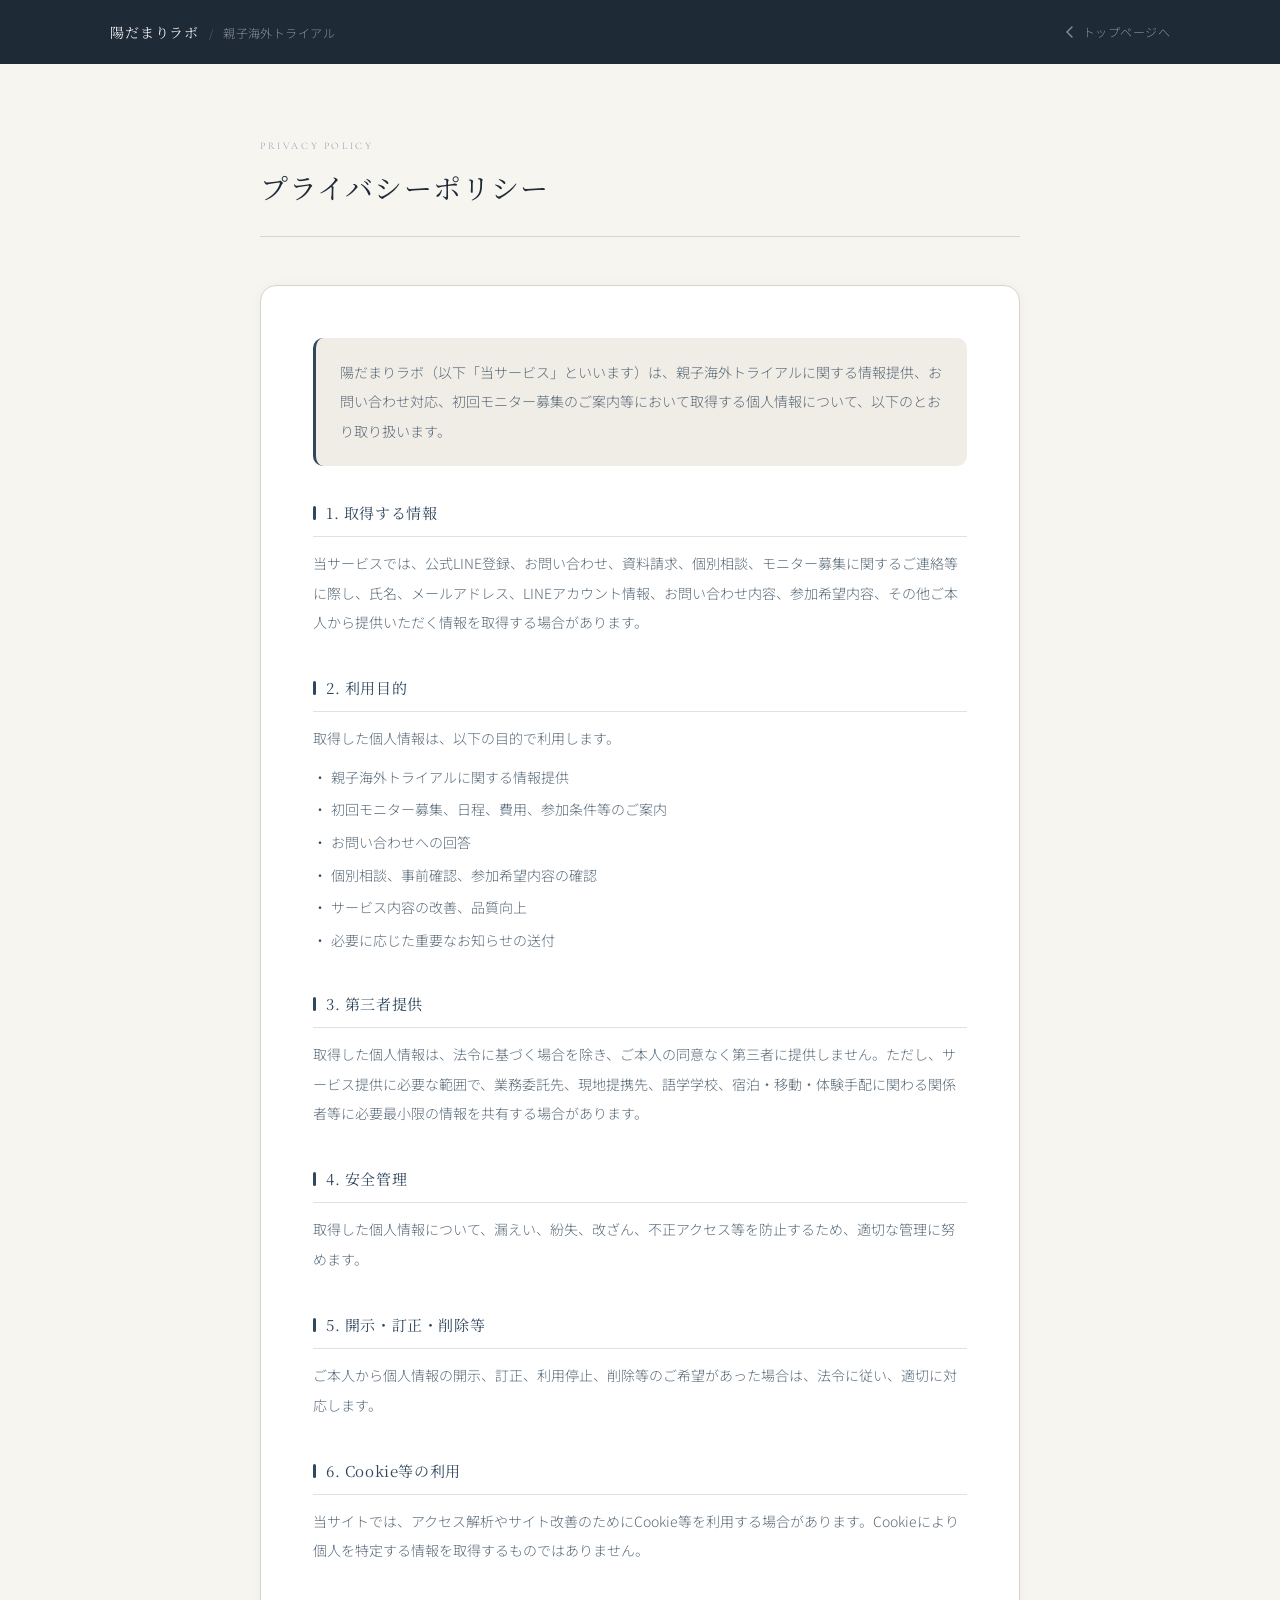
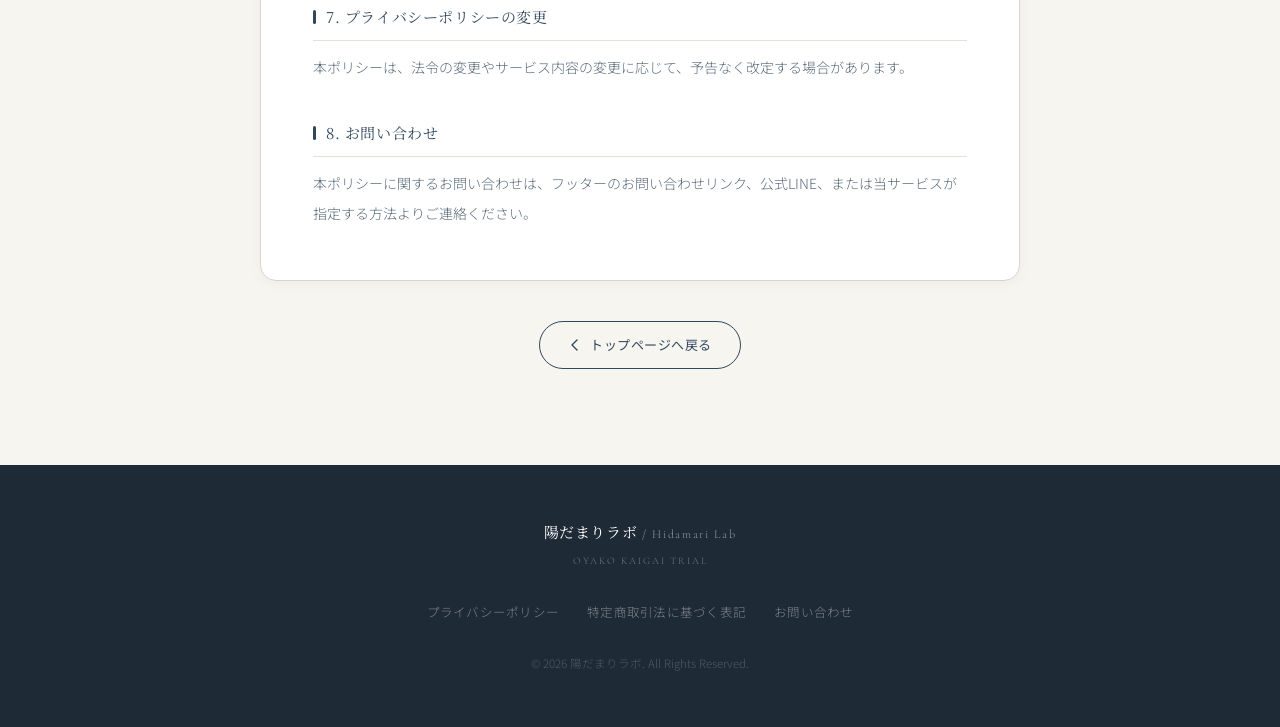
<file: v2/privacy.html>
<!DOCTYPE html>
<html lang="ja">
<head>
  <meta charset="UTF-8">
  <meta name="viewport" content="width=device-width, initial-scale=1.0">
  <title>プライバシーポリシー｜陽だまりラボ</title>
  <link rel="preconnect" href="https://fonts.googleapis.com">
  <link rel="preconnect" href="https://fonts.gstatic.com" crossorigin>
  <link href="https://fonts.googleapis.com/css2?family=Cormorant+Garamond:ital,wght@0,300;0,400;1,300;1,400&family=Noto+Sans+JP:wght@300;400;500&family=Noto+Serif+JP:wght@300;400;500&display=swap" rel="stylesheet">
  <style>
    :root {
      --c-bg:        #F7F5F0;
      --c-ivory:     #F0EDE6;
      --c-sand:      #E6E1D8;
      --c-charcoal:  #1F2A37;
      --c-forest:    #31475E;
      --c-forest-dk: #253749;
      --c-forest-lt: #EBF0F5;
      --c-text:      #2E3440;
      --c-sub:       #5A6B7A;
      --c-hint:      #8A9BA8;
      --c-border:    #D9D4CC;
      --c-white:     #FFFFFF;
      --ff-serif:    'Noto Serif JP','Yu Mincho','游明朝',Georgia,serif;
      --ff-sans:     'Noto Sans JP',sans-serif;
      --ff-en:       'Cormorant Garamond',Georgia,serif;
      --r-sm:        6px;
      --r-md:        10px;
      --r-lg:        16px;
      --sh-sm:       0 2px 14px rgba(0,0,0,0.042);
    }

    *, *::before, *::after { box-sizing: border-box; margin: 0; padding: 0; }
    html { scroll-behavior: smooth; }
    body {
      font-family: var(--ff-sans);
      font-weight: 300;
      color: var(--c-text);
      background: var(--c-bg);
      line-height: 2.0;
      -webkit-font-smoothing: antialiased;
      min-height: 100vh;
      display: flex;
      flex-direction: column;
    }
    a { color: inherit; text-decoration: none; }

    /* ── HEADER ── */
    .page-header {
      background: var(--c-charcoal);
      padding: 0 44px;
    }
    .page-header-inner {
      max-width: 1060px;
      margin: 0 auto;
      height: 64px;
      display: flex;
      align-items: center;
      justify-content: space-between;
      gap: 16px;
    }
    .header-brand {
      display: flex;
      align-items: baseline;
      gap: 10px;
    }
    .header-brand-jp {
      font-family: var(--ff-serif);
      font-size: 14px;
      font-weight: 400;
      color: rgba(255,255,255,0.9);
      letter-spacing: 0.06em;
    }
    .header-brand-sep {
      color: rgba(255,255,255,0.28);
      font-size: 11px;
    }
    .header-brand-sub {
      font-family: var(--ff-sans);
      font-size: 12px;
      font-weight: 300;
      color: rgba(255,255,255,0.48);
      letter-spacing: 0.04em;
    }
    .header-back {
      font-size: 12px;
      font-weight: 300;
      color: rgba(255,255,255,0.48);
      letter-spacing: 0.04em;
      display: flex;
      align-items: center;
      gap: 6px;
      transition: color 0.2s;
      white-space: nowrap;
    }
    .header-back:hover { color: rgba(255,255,255,0.82); }
    .header-back svg { flex-shrink: 0; }

    /* ── MAIN ── */
    main { flex: 1; padding: 72px 44px 96px; }
    .content-wrap {
      max-width: 760px;
      margin: 0 auto;
    }

    /* ── PAGE TITLE ── */
    .page-title-block {
      margin-bottom: 48px;
      padding-bottom: 28px;
      border-bottom: 1px solid var(--c-border);
    }
    .page-en-label {
      display: block;
      font-family: var(--ff-en);
      font-weight: 300;
      font-size: 10px;
      letter-spacing: 0.26em;
      text-transform: uppercase;
      color: var(--c-hint);
      margin-bottom: 10px;
    }
    .page-title {
      font-family: var(--ff-serif);
      font-size: clamp(22px, 4vw, 28px);
      font-weight: 400;
      color: var(--c-charcoal);
      letter-spacing: 0.04em;
      line-height: 1.5;
    }

    /* ── CARD ── */
    .policy-card {
      background: var(--c-white);
      border: 1px solid var(--c-border);
      border-radius: var(--r-lg);
      padding: clamp(28px, 6vw, 52px);
      box-shadow: var(--sh-sm);
    }

    /* ── SECTIONS ── */
    .policy-section {
      margin-bottom: 36px;
    }
    .policy-section:last-child { margin-bottom: 0; }

    .policy-section h2 {
      font-family: var(--ff-serif);
      font-size: 15px;
      font-weight: 400;
      color: var(--c-forest);
      letter-spacing: 0.04em;
      margin-bottom: 12px;
      padding-bottom: 8px;
      border-bottom: 1px solid var(--c-sand);
      display: flex;
      align-items: center;
      gap: 10px;
    }
    .policy-section h2::before {
      content: '';
      display: inline-block;
      width: 3px;
      height: 14px;
      background: var(--c-forest);
      border-radius: 2px;
      flex-shrink: 0;
    }

    .policy-intro {
      font-size: 14px;
      color: var(--c-sub);
      line-height: 2.1;
      margin-bottom: 32px;
      padding: 20px 24px;
      background: var(--c-ivory);
      border-radius: var(--r-md);
      border-left: 3px solid var(--c-forest);
    }

    .policy-section p {
      font-size: 14px;
      color: var(--c-sub);
      line-height: 2.1;
    }
    .policy-section ul {
      margin-top: 10px;
      padding-left: 0;
      list-style: none;
      display: flex;
      flex-direction: column;
      gap: 6px;
    }
    .policy-section ul li {
      font-size: 14px;
      color: var(--c-sub);
      line-height: 1.9;
      padding-left: 18px;
      position: relative;
    }
    .policy-section ul li::before {
      content: '・';
      position: absolute;
      left: 0;
      color: var(--c-forest);
    }

    /* ── BACK LINK ── */
    .back-link-wrap {
      margin-top: 40px;
      text-align: center;
    }
    .back-link {
      display: inline-flex;
      align-items: center;
      gap: 8px;
      font-size: 13px;
      font-weight: 400;
      color: var(--c-forest);
      border: 1px solid var(--c-forest);
      padding: 10px 28px;
      border-radius: 100px;
      letter-spacing: 0.04em;
      transition: background 0.2s, color 0.2s;
    }
    .back-link:hover {
      background: var(--c-forest);
      color: var(--c-white);
    }

    /* ── FOOTER ── */
    footer {
      background: var(--c-charcoal);
      color: #fff;
      padding: 52px 44px;
      text-align: center;
    }
    .footer-inner { max-width: 1060px; margin: 0 auto; }
    .footer-name {
      font-family: var(--ff-serif);
      font-size: 15px;
      font-weight: 400;
      letter-spacing: 0.04em;
    }
    .footer-en {
      font-family: var(--ff-en);
      font-size: 10px;
      letter-spacing: 0.2em;
      color: rgba(255,255,255,0.38);
      text-transform: uppercase;
      margin-top: 4px;
      margin-bottom: 28px;
    }
    .footer-links {
      display: flex;
      justify-content: center;
      gap: 28px;
      margin-bottom: 28px;
      flex-wrap: wrap;
    }
    .footer-links a {
      color: rgba(255,255,255,0.42);
      font-size: 12.5px;
      letter-spacing: 0.02em;
      transition: color 0.2s;
    }
    .footer-links a:hover { color: rgba(255,255,255,0.78); }
    .footer-copy { font-size: 11.5px; color: rgba(255,255,255,0.22); }

    /* ── RESPONSIVE ── */
    @media (max-width: 768px) {
      .page-header { padding: 0 20px; }
      main { padding: 48px 20px 72px; }
      footer { padding: 40px 20px; }
      .footer-links { gap: 18px; }
      .policy-card { padding: 24px 20px; }
    }
    @media (max-width: 480px) {
      .header-brand-sub { display: none; }
      .header-brand-sep { display: none; }
      .footer-links {
        flex-direction: column;
        gap: 12px;
        align-items: center;
      }
    }
  </style>
</head>
<body>

<!-- HEADER -->
<header class="page-header">
  <div class="page-header-inner">
    <div class="header-brand">
      <span class="header-brand-jp">陽だまりラボ</span>
      <span class="header-brand-sep">/</span>
      <span class="header-brand-sub">親子海外トライアル</span>
    </div>
    <a href="index.html" class="header-back">
      <svg width="14" height="14" viewBox="0 0 14 14" fill="none" aria-hidden="true">
        <path d="M9 2L4 7L9 12" stroke="currentColor" stroke-width="1.4" stroke-linecap="round" stroke-linejoin="round"/>
      </svg>
      トップページへ
    </a>
  </div>
</header>

<!-- MAIN -->
<main>
  <div class="content-wrap">

    <div class="page-title-block">
      <span class="page-en-label">Privacy Policy</span>
      <h1 class="page-title">プライバシーポリシー</h1>
    </div>

    <div class="policy-card">

      <p class="policy-intro">
        陽だまりラボ（以下「当サービス」といいます）は、親子海外トライアルに関する情報提供、お問い合わせ対応、初回モニター募集のご案内等において取得する個人情報について、以下のとおり取り扱います。
      </p>

      <div class="policy-section">
        <h2>1. 取得する情報</h2>
        <p>当サービスでは、公式LINE登録、お問い合わせ、資料請求、個別相談、モニター募集に関するご連絡等に際し、氏名、メールアドレス、LINEアカウント情報、お問い合わせ内容、参加希望内容、その他ご本人から提供いただく情報を取得する場合があります。</p>
      </div>

      <div class="policy-section">
        <h2>2. 利用目的</h2>
        <p>取得した個人情報は、以下の目的で利用します。</p>
        <ul>
          <li>親子海外トライアルに関する情報提供</li>
          <li>初回モニター募集、日程、費用、参加条件等のご案内</li>
          <li>お問い合わせへの回答</li>
          <li>個別相談、事前確認、参加希望内容の確認</li>
          <li>サービス内容の改善、品質向上</li>
          <li>必要に応じた重要なお知らせの送付</li>
        </ul>
      </div>

      <div class="policy-section">
        <h2>3. 第三者提供</h2>
        <p>取得した個人情報は、法令に基づく場合を除き、ご本人の同意なく第三者に提供しません。ただし、サービス提供に必要な範囲で、業務委託先、現地提携先、語学学校、宿泊・移動・体験手配に関わる関係者等に必要最小限の情報を共有する場合があります。</p>
      </div>

      <div class="policy-section">
        <h2>4. 安全管理</h2>
        <p>取得した個人情報について、漏えい、紛失、改ざん、不正アクセス等を防止するため、適切な管理に努めます。</p>
      </div>

      <div class="policy-section">
        <h2>5. 開示・訂正・削除等</h2>
        <p>ご本人から個人情報の開示、訂正、利用停止、削除等のご希望があった場合は、法令に従い、適切に対応します。</p>
      </div>

      <div class="policy-section">
        <h2>6. Cookie等の利用</h2>
        <p>当サイトでは、アクセス解析やサイト改善のためにCookie等を利用する場合があります。Cookieにより個人を特定する情報を取得するものではありません。</p>
      </div>

      <div class="policy-section">
        <h2>7. プライバシーポリシーの変更</h2>
        <p>本ポリシーは、法令の変更やサービス内容の変更に応じて、予告なく改定する場合があります。</p>
      </div>

      <div class="policy-section">
        <h2>8. お問い合わせ</h2>
        <p>本ポリシーに関するお問い合わせは、フッターのお問い合わせリンク、公式LINE、または当サービスが指定する方法よりご連絡ください。</p>
      </div>

    </div>

    <div class="back-link-wrap">
      <a href="index.html" class="back-link">
        <svg width="14" height="14" viewBox="0 0 14 14" fill="none" aria-hidden="true">
          <path d="M9 2L4 7L9 12" stroke="currentColor" stroke-width="1.4" stroke-linecap="round" stroke-linejoin="round"/>
        </svg>
        トップページへ戻る
      </a>
    </div>

  </div>
</main>

<!-- FOOTER -->
<footer>
  <div class="footer-inner">
    <p class="footer-name">陽だまりラボ <span style="font-family:var(--ff-en);font-weight:300;font-size:12px;letter-spacing:0.14em;opacity:0.55;">/ Hidamari Lab</span></p>
    <p class="footer-en">Oyako Kaigai Trial</p>
    <div class="footer-links">
      <a href="privacy.html">プライバシーポリシー</a>
      <a href="tokushoho.html">特定商取引法に基づく表記</a>
      <a href="#">お問い合わせ</a>
    </div>
    <p class="footer-copy">© 2026 陽だまりラボ. All Rights Reserved.</p>
  </div>
</footer>

</body>
</html>
</file>
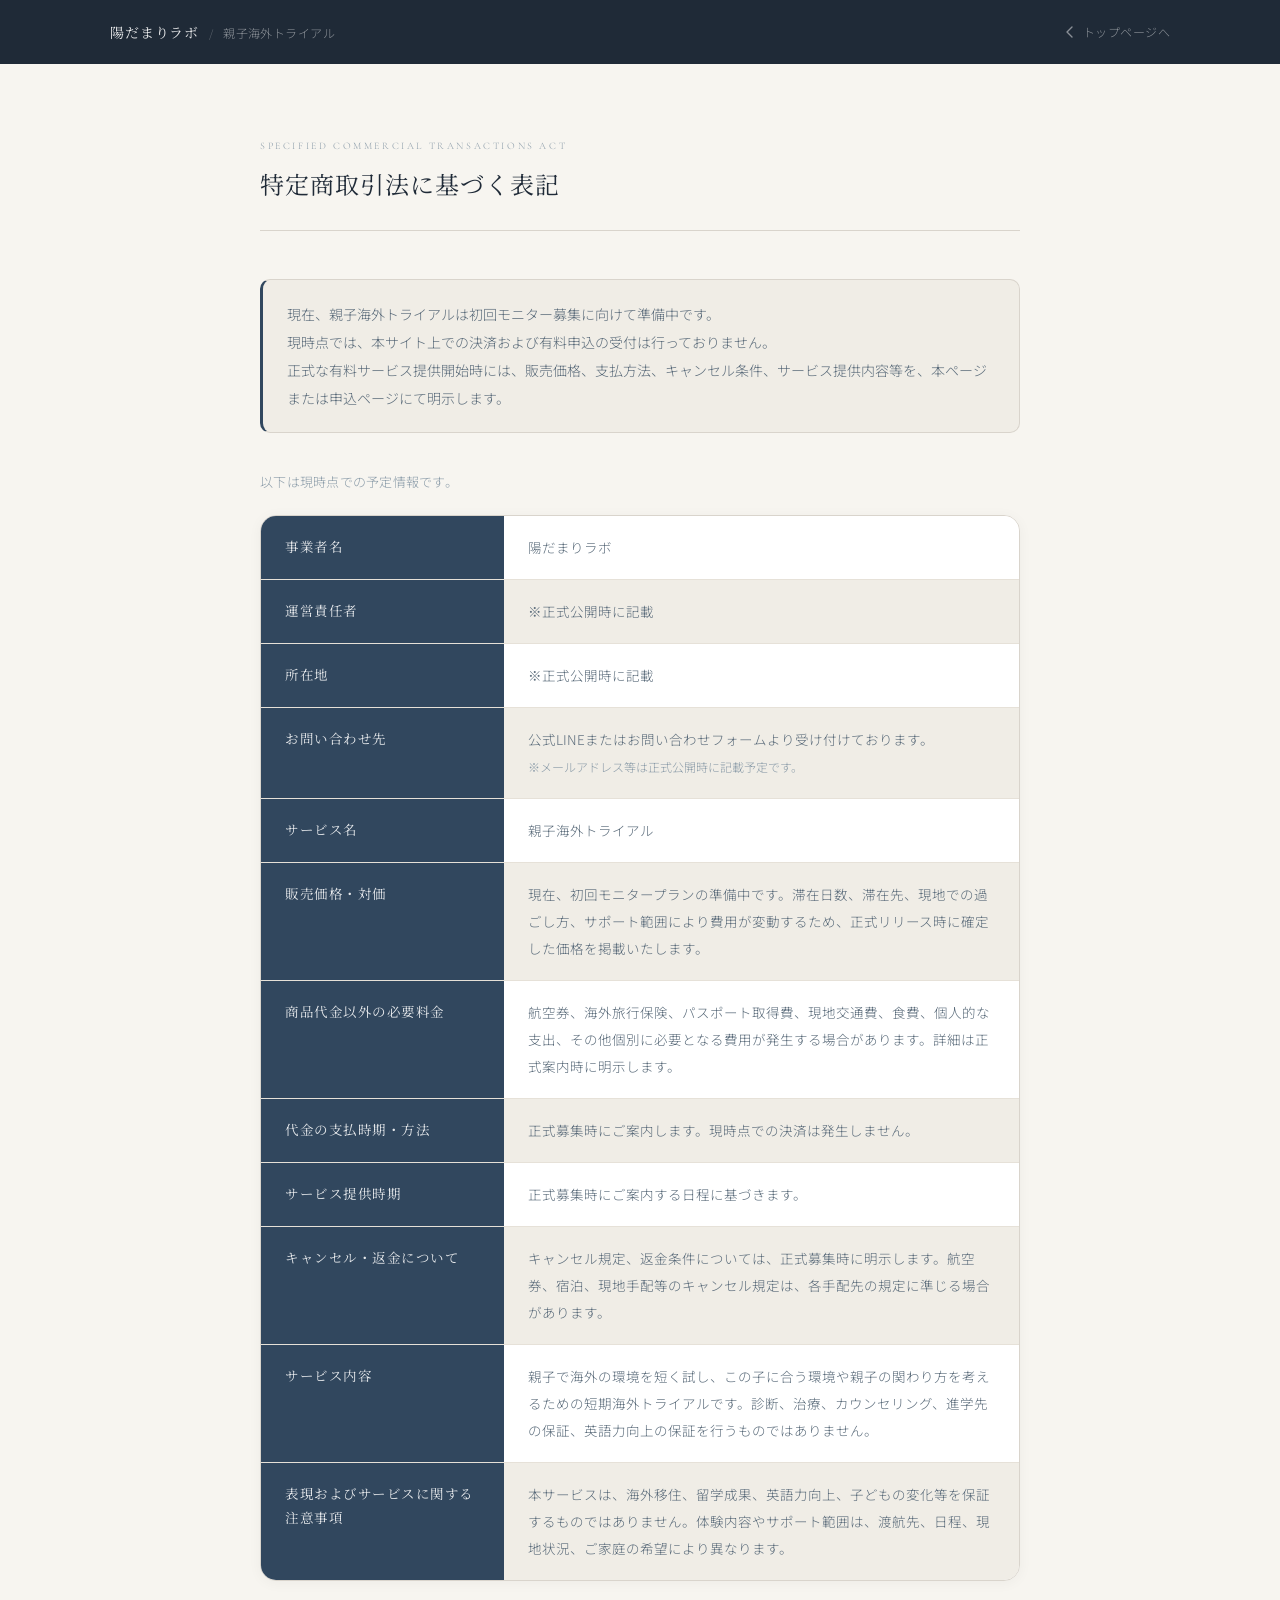
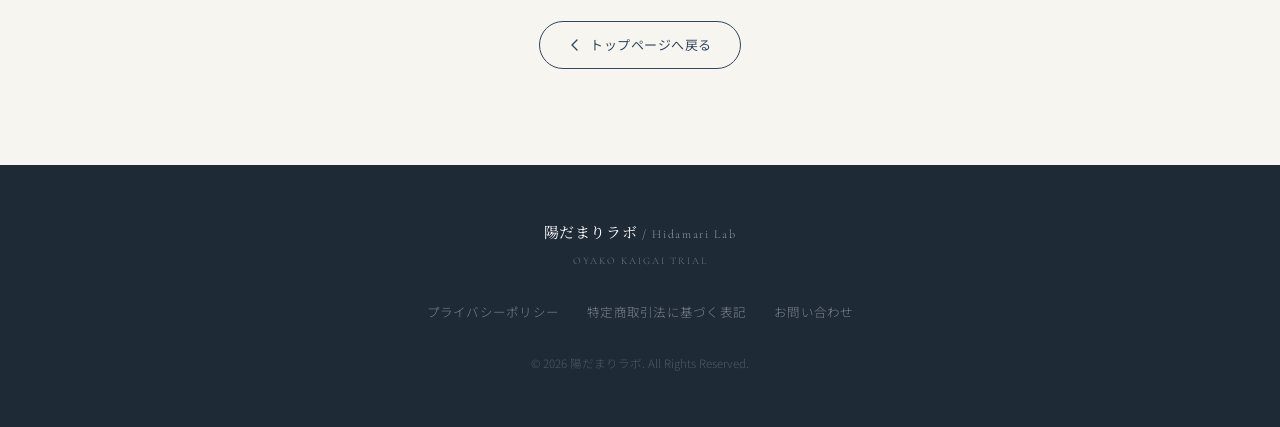
<file: v2/tokushoho.html>
<!DOCTYPE html>
<html lang="ja">
<head>
  <meta charset="UTF-8">
  <meta name="viewport" content="width=device-width, initial-scale=1.0">
  <title>特定商取引法に基づく表記｜陽だまりラボ</title>
  <link rel="preconnect" href="https://fonts.googleapis.com">
  <link rel="preconnect" href="https://fonts.gstatic.com" crossorigin>
  <link href="https://fonts.googleapis.com/css2?family=Cormorant+Garamond:ital,wght@0,300;0,400;1,300;1,400&family=Noto+Sans+JP:wght@300;400;500&family=Noto+Serif+JP:wght@300;400;500&display=swap" rel="stylesheet">
  <style>
    :root {
      --c-bg:        #F7F5F0;
      --c-ivory:     #F0EDE6;
      --c-sand:      #E6E1D8;
      --c-charcoal:  #1F2A37;
      --c-forest:    #31475E;
      --c-forest-dk: #253749;
      --c-forest-lt: #EBF0F5;
      --c-text:      #2E3440;
      --c-sub:       #5A6B7A;
      --c-hint:      #8A9BA8;
      --c-border:    #D9D4CC;
      --c-white:     #FFFFFF;
      --ff-serif:    'Noto Serif JP','Yu Mincho','游明朝',Georgia,serif;
      --ff-sans:     'Noto Sans JP',sans-serif;
      --ff-en:       'Cormorant Garamond',Georgia,serif;
      --r-sm:        6px;
      --r-md:        10px;
      --r-lg:        16px;
      --sh-sm:       0 2px 14px rgba(0,0,0,0.042);
    }

    *, *::before, *::after { box-sizing: border-box; margin: 0; padding: 0; }
    html { scroll-behavior: smooth; }
    body {
      font-family: var(--ff-sans);
      font-weight: 300;
      color: var(--c-text);
      background: var(--c-bg);
      line-height: 2.0;
      -webkit-font-smoothing: antialiased;
      min-height: 100vh;
      display: flex;
      flex-direction: column;
    }
    a { color: inherit; text-decoration: none; }

    /* ── HEADER ── */
    .page-header {
      background: var(--c-charcoal);
      padding: 0 44px;
    }
    .page-header-inner {
      max-width: 1060px;
      margin: 0 auto;
      height: 64px;
      display: flex;
      align-items: center;
      justify-content: space-between;
      gap: 16px;
    }
    .header-brand {
      display: flex;
      align-items: baseline;
      gap: 10px;
    }
    .header-brand-jp {
      font-family: var(--ff-serif);
      font-size: 14px;
      font-weight: 400;
      color: rgba(255,255,255,0.9);
      letter-spacing: 0.06em;
    }
    .header-brand-sep {
      color: rgba(255,255,255,0.28);
      font-size: 11px;
    }
    .header-brand-sub {
      font-family: var(--ff-sans);
      font-size: 12px;
      font-weight: 300;
      color: rgba(255,255,255,0.48);
      letter-spacing: 0.04em;
    }
    .header-back {
      font-size: 12px;
      font-weight: 300;
      color: rgba(255,255,255,0.48);
      letter-spacing: 0.04em;
      display: flex;
      align-items: center;
      gap: 6px;
      transition: color 0.2s;
      white-space: nowrap;
    }
    .header-back:hover { color: rgba(255,255,255,0.82); }
    .header-back svg { flex-shrink: 0; }

    /* ── MAIN ── */
    main { flex: 1; padding: 72px 44px 96px; }
    .content-wrap {
      max-width: 760px;
      margin: 0 auto;
    }

    /* ── PAGE TITLE ── */
    .page-title-block {
      margin-bottom: 48px;
      padding-bottom: 28px;
      border-bottom: 1px solid var(--c-border);
    }
    .page-en-label {
      display: block;
      font-family: var(--ff-en);
      font-weight: 300;
      font-size: 10px;
      letter-spacing: 0.26em;
      text-transform: uppercase;
      color: var(--c-hint);
      margin-bottom: 10px;
    }
    .page-title {
      font-family: var(--ff-serif);
      font-size: clamp(18px, 3.5vw, 24px);
      font-weight: 400;
      color: var(--c-charcoal);
      letter-spacing: 0.04em;
      line-height: 1.5;
    }

    /* ── NOTICE BANNER ── */
    .notice-banner {
      background: var(--c-ivory);
      border: 1px solid var(--c-border);
      border-left: 3px solid var(--c-forest);
      border-radius: var(--r-md);
      padding: 20px 24px;
      margin-bottom: 36px;
    }
    .notice-banner p {
      font-size: 14px;
      color: var(--c-sub);
      line-height: 2.0;
    }

    /* ── TABLE CARD ── */
    .policy-card {
      background: var(--c-white);
      border: 1px solid var(--c-border);
      border-radius: var(--r-lg);
      overflow: hidden;
      box-shadow: var(--sh-sm);
    }

    /* ── TABLE ── */
    .toku-table {
      width: 100%;
      border-collapse: collapse;
    }
    .toku-table tr {
      border-bottom: 1px solid var(--c-sand);
    }
    .toku-table tr:last-child {
      border-bottom: none;
    }
    .toku-table th {
      width: 32%;
      padding: 18px 24px;
      background: var(--c-forest);
      color: rgba(255,255,255,0.88);
      font-family: var(--ff-serif);
      font-size: 13.5px;
      font-weight: 400;
      letter-spacing: 0.04em;
      vertical-align: top;
      line-height: 1.8;
      text-align: left;
    }
    .toku-table td {
      padding: 18px 24px;
      background: var(--c-white);
      font-size: 13.5px;
      color: var(--c-sub);
      line-height: 2.0;
      vertical-align: top;
    }
    .toku-table tr:nth-child(even) td {
      background: var(--c-ivory);
    }
    .toku-note {
      font-size: 12px;
      color: var(--c-hint);
      margin-top: 4px;
      line-height: 1.8;
    }

    /* ── BACK LINK ── */
    .back-link-wrap {
      margin-top: 40px;
      text-align: center;
    }
    .back-link {
      display: inline-flex;
      align-items: center;
      gap: 8px;
      font-size: 13px;
      font-weight: 400;
      color: var(--c-forest);
      border: 1px solid var(--c-forest);
      padding: 10px 28px;
      border-radius: 100px;
      letter-spacing: 0.04em;
      transition: background 0.2s, color 0.2s;
    }
    .back-link:hover {
      background: var(--c-forest);
      color: var(--c-white);
    }

    /* ── FOOTER ── */
    footer {
      background: var(--c-charcoal);
      color: #fff;
      padding: 52px 44px;
      text-align: center;
    }
    .footer-inner { max-width: 1060px; margin: 0 auto; }
    .footer-name {
      font-family: var(--ff-serif);
      font-size: 15px;
      font-weight: 400;
      letter-spacing: 0.04em;
    }
    .footer-en {
      font-family: var(--ff-en);
      font-size: 10px;
      letter-spacing: 0.2em;
      color: rgba(255,255,255,0.38);
      text-transform: uppercase;
      margin-top: 4px;
      margin-bottom: 28px;
    }
    .footer-links {
      display: flex;
      justify-content: center;
      gap: 28px;
      margin-bottom: 28px;
      flex-wrap: wrap;
    }
    .footer-links a {
      color: rgba(255,255,255,0.42);
      font-size: 12.5px;
      letter-spacing: 0.02em;
      transition: color 0.2s;
    }
    .footer-links a:hover { color: rgba(255,255,255,0.78); }
    .footer-copy { font-size: 11.5px; color: rgba(255,255,255,0.22); }

    /* ── RESPONSIVE ── */
    @media (max-width: 768px) {
      .page-header { padding: 0 20px; }
      main { padding: 48px 20px 72px; }
      footer { padding: 40px 20px; }
      .footer-links { gap: 18px; }

      /* テーブルをカード形式に変換 */
      .toku-table,
      .toku-table tbody,
      .toku-table tr {
        display: block;
      }
      .toku-table tr {
        border-bottom: 1px solid var(--c-sand);
      }
      .toku-table tr:last-child { border-bottom: none; }
      .toku-table th,
      .toku-table td {
        display: block;
        width: 100%;
        padding: 12px 20px;
      }
      .toku-table th {
        font-size: 12px;
        padding-bottom: 6px;
        border-bottom: none;
        background: var(--c-forest);
      }
      .toku-table td {
        padding-top: 8px;
        padding-bottom: 16px;
        background: var(--c-white) !important;
        border-top: none;
      }
    }
    @media (max-width: 480px) {
      .header-brand-sub { display: none; }
      .header-brand-sep { display: none; }
      .footer-links {
        flex-direction: column;
        gap: 12px;
        align-items: center;
      }
    }
  </style>
</head>
<body>

<!-- HEADER -->
<header class="page-header">
  <div class="page-header-inner">
    <div class="header-brand">
      <span class="header-brand-jp">陽だまりラボ</span>
      <span class="header-brand-sep">/</span>
      <span class="header-brand-sub">親子海外トライアル</span>
    </div>
    <a href="index.html" class="header-back">
      <svg width="14" height="14" viewBox="0 0 14 14" fill="none" aria-hidden="true">
        <path d="M9 2L4 7L9 12" stroke="currentColor" stroke-width="1.4" stroke-linecap="round" stroke-linejoin="round"/>
      </svg>
      トップページへ
    </a>
  </div>
</header>

<!-- MAIN -->
<main>
  <div class="content-wrap">

    <div class="page-title-block">
      <span class="page-en-label">Specified Commercial Transactions Act</span>
      <h1 class="page-title">特定商取引法に基づく表記</h1>
    </div>

    <div class="notice-banner">
      <p>現在、親子海外トライアルは初回モニター募集に向けて準備中です。<br>
      現時点では、本サイト上での決済および有料申込の受付は行っておりません。<br>
      正式な有料サービス提供開始時には、販売価格、支払方法、キャンセル条件、サービス提供内容等を、本ページまたは申込ページにて明示します。</p>
    </div>

    <p style="font-size:13px;color:var(--c-hint);margin-bottom:20px;letter-spacing:0.02em;">以下は現時点での予定情報です。</p>

    <div class="policy-card">
      <table class="toku-table">
        <tbody>
          <tr>
            <th>事業者名</th>
            <td>陽だまりラボ</td>
          </tr>
          <tr>
            <th>運営責任者</th>
            <td>
              ※正式公開時に記載
            </td>
          </tr>
          <tr>
            <th>所在地</th>
            <td>
              ※正式公開時に記載
            </td>
          </tr>
          <tr>
            <th>お問い合わせ先</th>
            <td>
              公式LINEまたはお問い合わせフォームより受け付けております。<br>
              <span class="toku-note">※メールアドレス等は正式公開時に記載予定です。</span>
            </td>
          </tr>
          <tr>
            <th>サービス名</th>
            <td>親子海外トライアル</td>
          </tr>
          <tr>
            <th>販売価格・対価</th>
            <td>
              現在、初回モニタープランの準備中です。滞在日数、滞在先、現地での過ごし方、サポート範囲により費用が変動するため、正式リリース時に確定した価格を掲載いたします。
            </td>
          </tr>
          <tr>
            <th>商品代金以外の必要料金</th>
            <td>
              航空券、海外旅行保険、パスポート取得費、現地交通費、食費、個人的な支出、その他個別に必要となる費用が発生する場合があります。詳細は正式案内時に明示します。
            </td>
          </tr>
          <tr>
            <th>代金の支払時期・方法</th>
            <td>
              正式募集時にご案内します。現時点での決済は発生しません。
            </td>
          </tr>
          <tr>
            <th>サービス提供時期</th>
            <td>
              正式募集時にご案内する日程に基づきます。
            </td>
          </tr>
          <tr>
            <th>キャンセル・返金について</th>
            <td>
              キャンセル規定、返金条件については、正式募集時に明示します。航空券、宿泊、現地手配等のキャンセル規定は、各手配先の規定に準じる場合があります。
            </td>
          </tr>
          <tr>
            <th>サービス内容</th>
            <td>
              親子で海外の環境を短く試し、この子に合う環境や親子の関わり方を考えるための短期海外トライアルです。診断、治療、カウンセリング、進学先の保証、英語力向上の保証を行うものではありません。
            </td>
          </tr>
          <tr>
            <th>表現およびサービスに関する注意事項</th>
            <td>
              本サービスは、海外移住、留学成果、英語力向上、子どもの変化等を保証するものではありません。体験内容やサポート範囲は、渡航先、日程、現地状況、ご家庭の希望により異なります。
            </td>
          </tr>
        </tbody>
      </table>
    </div>

    <div class="back-link-wrap">
      <a href="index.html" class="back-link">
        <svg width="14" height="14" viewBox="0 0 14 14" fill="none" aria-hidden="true">
          <path d="M9 2L4 7L9 12" stroke="currentColor" stroke-width="1.4" stroke-linecap="round" stroke-linejoin="round"/>
        </svg>
        トップページへ戻る
      </a>
    </div>

  </div>
</main>

<!-- FOOTER -->
<footer>
  <div class="footer-inner">
    <p class="footer-name">陽だまりラボ <span style="font-family:var(--ff-en);font-weight:300;font-size:12px;letter-spacing:0.14em;opacity:0.55;">/ Hidamari Lab</span></p>
    <p class="footer-en">Oyako Kaigai Trial</p>
    <div class="footer-links">
      <a href="privacy.html">プライバシーポリシー</a>
      <a href="tokushoho.html">特定商取引法に基づく表記</a>
      <a href="#">お問い合わせ</a>
    </div>
    <p class="footer-copy">© 2026 陽だまりラボ. All Rights Reserved.</p>
  </div>
</footer>

</body>
</html>
</file>
